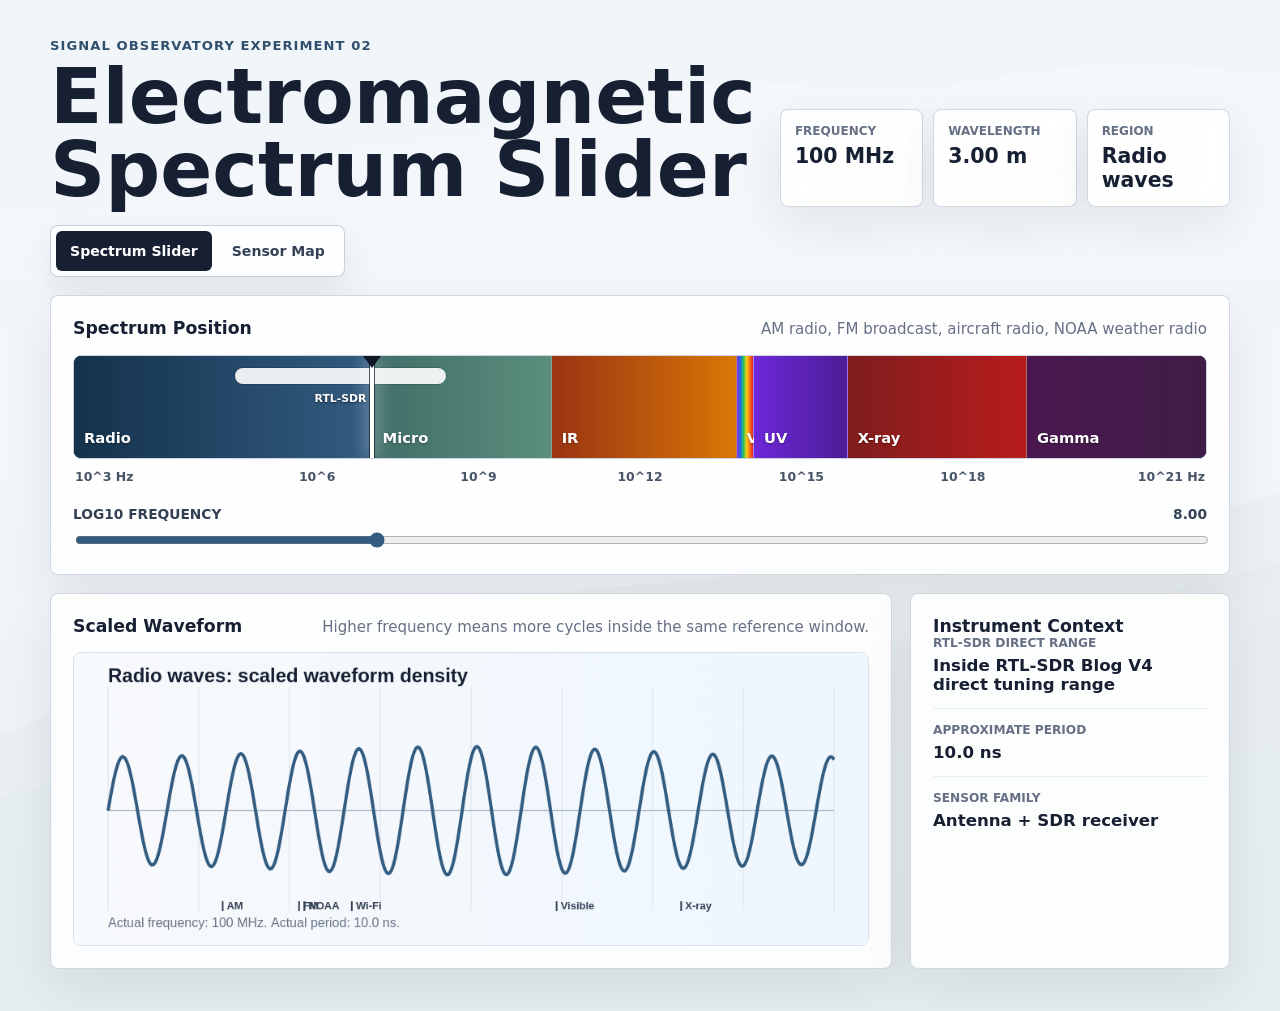
<file: experiments/02_em_spectrum_slider/index.html>
<!doctype html>
<html lang="en">
  <head>
    <meta charset="utf-8" />
    <meta name="viewport" content="width=device-width, initial-scale=1" />
    <title>Signal Observatory | EM Spectrum Slider</title>
    <link rel="stylesheet" href="./styles.css" />
  </head>
  <body>
    <main class="app-shell">
      <section class="hero-band" aria-labelledby="title">
        <div class="title-block">
          <p class="eyebrow">Signal Observatory Experiment 02</p>
          <h1 id="title">Electromagnetic Spectrum Slider</h1>
        </div>
        <div class="readout" aria-live="polite">
          <div>
            <span class="readout-label">Frequency</span>
            <strong id="frequencyReadout">100 MHz</strong>
          </div>
          <div>
            <span class="readout-label">Wavelength</span>
            <strong id="wavelengthReadout">3.00 m</strong>
          </div>
          <div>
            <span class="readout-label">Region</span>
            <strong id="regionReadout">Radio waves</strong>
          </div>
        </div>
      </section>

      <nav class="tab-list" role="tablist" aria-label="Experiment views">
        <button
          id="explorerTabButton"
          class="tab-button is-active"
          type="button"
          role="tab"
          aria-selected="true"
          aria-controls="explorerTab"
          data-tab-target="explorerTab"
        >
          Spectrum Slider
        </button>
        <button
          id="sensorMapTabButton"
          class="tab-button"
          type="button"
          role="tab"
          aria-selected="false"
          aria-controls="sensorMapTab"
          data-tab-target="sensorMapTab"
        >
          Sensor Map
        </button>
      </nav>

      <section
        id="explorerTab"
        class="tab-panel is-active"
        role="tabpanel"
        aria-labelledby="explorerTabButton"
      >
        <section class="spectrum-panel" aria-labelledby="spectrumTitle">
          <div class="section-heading">
            <h2 id="spectrumTitle">Spectrum Position</h2>
            <p id="exampleReadout">FM broadcast, aircraft radio, NOAA weather radio, ADS-B</p>
          </div>

          <div class="spectrum-track" aria-hidden="true">
            <div class="band radio"><span>Radio</span></div>
            <div class="band microwave"><span>Micro</span></div>
            <div class="band infrared"><span>IR</span></div>
            <div class="band visible"><span>VIS</span></div>
            <div class="band ultraviolet"><span>UV</span></div>
            <div class="band xray"><span>X-ray</span></div>
            <div class="band gamma"><span>Gamma</span></div>
            <div id="sdrRange" class="sdr-range"></div>
            <div id="spectrumMarker" class="spectrum-marker"></div>
          </div>

          <div class="tick-row" aria-hidden="true">
            <span>10^3 Hz</span>
            <span>10^6</span>
            <span>10^9</span>
            <span>10^12</span>
            <span>10^15</span>
            <span>10^18</span>
            <span>10^21 Hz</span>
          </div>

          <label class="slider-label" for="frequencySlider">
            <span>log10 frequency</span>
            <output id="logReadout" for="frequencySlider">8.00</output>
          </label>
          <input id="frequencySlider" class="frequency-slider" type="range" min="3" max="22" step="0.001" value="8" />
        </section>

        <section class="visual-grid">
          <article class="wave-panel">
            <div class="section-heading">
              <h2>Scaled Waveform</h2>
              <p>Higher frequency means more cycles inside the same reference window.</p>
            </div>
            <canvas id="waveCanvas" width="980" height="360" aria-label="Scaled waveform visualization"></canvas>
          </article>

          <article class="info-panel">
            <h2>Instrument Context</h2>
            <dl>
              <div>
                <dt>RTL-SDR direct range</dt>
                <dd id="sdrReadout">Inside range</dd>
              </div>
              <div>
                <dt>Approximate period</dt>
                <dd id="periodReadout">10.0 ns</dd>
              </div>
              <div>
                <dt>Sensor family</dt>
                <dd id="sensorReadout">Antenna + SDR receiver</dd>
              </div>
            </dl>
          </article>
        </section>
      </section>

      <section
        id="sensorMapTab"
        class="tab-panel"
        role="tabpanel"
        aria-labelledby="sensorMapTabButton"
        hidden
      >
        <section class="map-intro" aria-labelledby="sensorMapTitle">
          <div class="section-heading">
            <h2 id="sensorMapTitle">Electromagnetic Collectors</h2>
            <p>The same spectrum needs very different front ends.</p>
          </div>
          <div class="concept-strip">
            <article>
              <span class="concept-kicker">Long wavelength</span>
              <strong>Wire antennas</strong>
              <p>Conductors guide tiny RF currents into a receiver.</p>
            </article>
            <article>
              <span class="concept-kicker">Short wavelength</span>
              <strong>Lenses and filters</strong>
              <p>Optics focus photons onto camera or photodiode sensors.</p>
            </article>
            <article>
              <span class="concept-kicker">High energy</span>
              <strong>Detector materials</strong>
              <p>Photons are counted by ionization or scintillation events.</p>
            </article>
          </div>
        </section>

        <section class="sensor-map-panel" aria-labelledby="collectorTitle">
          <div class="section-heading">
            <h2 id="collectorTitle">Spectrum Map</h2>
            <p>Frequency rises left to right. Wavelength shrinks left to right.</p>
          </div>
          <div class="collector-legend" aria-hidden="true">
            <span>Wire / metal structure</span>
            <span>Lens / aperture</span>
            <span>Detector crystal / gas tube</span>
          </div>
          <div id="sensorSpectrumMap" class="sensor-spectrum-map"></div>
        </section>

        <section class="sensor-grid-panel" aria-labelledby="sensorCardsTitle">
          <div class="section-heading">
            <h2 id="sensorCardsTitle">What We Can Buy Or Build</h2>
            <p>Good learning sensors first; hazardous sources never.</p>
          </div>
          <div id="sensorCards" class="sensor-card-grid"></div>
        </section>

        <section class="buy-panel" aria-labelledby="buyTitle">
          <div class="section-heading">
            <h2 id="buyTitle">Practical Buying Path</h2>
            <p>Useful after the Raspberry Pi is alive.</p>
          </div>
          <div class="buy-grid">
            <article>
              <strong>Best next non-SDR sensor</strong>
              <p>Raspberry Pi Camera Module 3 NoIR or HQ Camera for visible and near-infrared experiments.</p>
            </article>
            <article>
              <strong>Best thermal experiment</strong>
              <p>MLX90640 thermal camera breakout for low-resolution heat maps and calibration practice.</p>
            </article>
            <article>
              <strong>Best UV experiment</strong>
              <p>LTR390 UVA sensor for sunlight, shade, glass transmission, and weather-context measurements.</p>
            </article>
            <article>
              <strong>High-energy caution</strong>
              <p>Use passive radiation counters only. Do not buy or create X-ray or gamma-ray sources.</p>
            </article>
          </div>
        </section>
      </section>
    </main>

    <script src="./app.js"></script>
  </body>
</html>
</file>
<file: experiments/02_em_spectrum_slider/styles.css>
:root {
  color-scheme: light;
  --ink: #172033;
  --muted: #667085;
  --line: #d9e1ea;
  --paper: #f7f9fc;
  --panel: #ffffff;
  --accent: #0f766e;
  --marker: #111827;
  --radio: #335c81;
  --microwave: #5b8e7d;
  --infrared: #d97706;
  --visible-a: #7c3aed;
  --visible-b: #22c55e;
  --uv: #6d28d9;
  --xray: #b91c1c;
  --gamma: #3f1d46;
}

* {
  box-sizing: border-box;
}

body {
  margin: 0;
  min-height: 100vh;
  background:
    linear-gradient(180deg, rgba(248, 250, 252, 0.92), rgba(238, 244, 249, 0.94)),
    url("data:image/svg+xml,%3Csvg xmlns='http://www.w3.org/2000/svg' width='1600' height='900' viewBox='0 0 1600 900'%3E%3Cdefs%3E%3ClinearGradient id='sky' x1='0' x2='0' y1='0' y2='1'%3E%3Cstop offset='0' stop-color='%2399bdd4'/%3E%3Cstop offset='0.45' stop-color='%23dbeef7'/%3E%3Cstop offset='1' stop-color='%2385a96f'/%3E%3C/linearGradient%3E%3C/defs%3E%3Crect width='1600' height='900' fill='url(%23sky)'/%3E%3Cpath d='M0 655 C160 585 250 620 385 560 C520 500 620 540 760 485 C940 415 1030 490 1160 430 C1315 360 1425 410 1600 330 L1600 900 L0 900 Z' fill='%23718b5b' opacity='0.75'/%3E%3Cpath d='M0 710 C210 650 360 690 540 620 C720 550 850 590 1030 530 C1220 468 1380 500 1600 430 L1600 900 L0 900 Z' fill='%234d6f55' opacity='0.8'/%3E%3Cpath d='M150 170 C260 120 395 140 520 95 C650 50 760 95 880 70 C1060 35 1170 90 1300 58 C1425 28 1510 55 1600 35 L1600 250 L0 250 L0 185 C45 195 95 190 150 170 Z' fill='%23ffffff' opacity='0.45'/%3E%3C/svg%3E");
  background-size: cover;
  color: var(--ink);
  font-family: Inter, ui-sans-serif, system-ui, -apple-system, BlinkMacSystemFont, "Segoe UI", sans-serif;
}

.app-shell {
  width: min(1180px, calc(100vw - 32px));
  margin: 0 auto;
  padding: 28px 0 42px;
}

.hero-band {
  display: flex;
  align-items: end;
  justify-content: space-between;
  gap: 24px;
  min-height: 160px;
  padding: 10px 0 18px;
}

.eyebrow {
  margin: 0 0 8px;
  color: #30506d;
  font-size: 0.82rem;
  font-weight: 800;
  letter-spacing: 0.08em;
  text-transform: uppercase;
}

h1,
h2,
p {
  margin: 0;
}

h1 {
  max-width: 720px;
  font-size: clamp(2.3rem, 6vw, 5.4rem);
  line-height: 0.95;
  font-weight: 850;
}

h2 {
  font-size: 1.08rem;
  line-height: 1.2;
}

.readout {
  display: grid;
  grid-template-columns: repeat(3, minmax(0, 1fr));
  gap: 10px;
  width: min(560px, 100%);
}

.readout > div,
.info-panel,
.wave-panel,
.spectrum-panel {
  border: 1px solid rgba(148, 163, 184, 0.42);
  border-radius: 8px;
  background: rgba(255, 255, 255, 0.88);
  box-shadow: 0 18px 50px rgba(15, 23, 42, 0.08);
  backdrop-filter: blur(12px);
}

.readout > div {
  padding: 14px;
}

.readout-label {
  display: block;
  margin-bottom: 6px;
  color: var(--muted);
  font-size: 0.75rem;
  font-weight: 750;
  text-transform: uppercase;
}

.readout strong {
  display: block;
  overflow-wrap: anywhere;
  font-size: clamp(1rem, 2vw, 1.28rem);
}

.spectrum-panel {
  padding: 22px;
}

.section-heading {
  display: flex;
  align-items: baseline;
  justify-content: space-between;
  gap: 18px;
  margin-bottom: 16px;
}

.section-heading p {
  color: var(--muted);
  font-size: 0.94rem;
  text-align: right;
}

.spectrum-track {
  position: relative;
  display: grid;
  grid-template-columns:
    26.3158fr
    15.7895fr
    16.3158fr
    1.5263fr
    8.2632fr
    15.7895fr
    15.7895fr;
  height: 104px;
  overflow: hidden;
  border: 1px solid #cbd5e1;
  border-radius: 8px;
  background: #111827;
}

.band {
  position: relative;
  min-width: 0;
  border-right: 1px solid rgba(255, 255, 255, 0.35);
}

.band span {
  position: absolute;
  bottom: 12px;
  left: 10px;
  color: #fff;
  font-size: clamp(0.68rem, 1.2vw, 0.92rem);
  font-weight: 800;
  text-shadow: 0 1px 2px rgba(0, 0, 0, 0.32);
  white-space: nowrap;
}

.radio {
  background: linear-gradient(90deg, #14324b, var(--radio));
}

.microwave {
  background: linear-gradient(90deg, #416e68, var(--microwave));
}

.infrared {
  background: linear-gradient(90deg, #9a3412, var(--infrared));
}

.visible {
  background: linear-gradient(90deg, #7c3aed, #2563eb, #22c55e, #facc15, #f97316, #dc2626);
}

.ultraviolet {
  background: linear-gradient(90deg, var(--uv), #4c1d95);
}

.xray {
  background: linear-gradient(90deg, #7f1d1d, var(--xray));
}

.gamma {
  background: linear-gradient(90deg, #4a174f, var(--gamma));
  border-right: 0;
}

.sdr-range {
  position: absolute;
  top: 12px;
  height: 16px;
  border-radius: 999px;
  background: rgba(255, 255, 255, 0.9);
  box-shadow: 0 0 0 1px rgba(17, 24, 39, 0.2);
}

.sdr-range::after {
  content: "RTL-SDR";
  position: absolute;
  top: 24px;
  left: 50%;
  transform: translateX(-50%);
  color: #fff;
  font-size: 0.68rem;
  font-weight: 900;
  text-shadow: 0 1px 2px rgba(0, 0, 0, 0.6);
  white-space: nowrap;
}

.spectrum-marker {
  position: absolute;
  top: 0;
  width: 4px;
  height: 100%;
  transform: translateX(-2px);
  background: #fff;
  box-shadow: 0 0 0 1px rgba(17, 24, 39, 0.7), 0 0 18px rgba(255, 255, 255, 0.95);
}

.spectrum-marker::before {
  content: "";
  position: absolute;
  top: 0;
  left: 50%;
  width: 0;
  height: 0;
  transform: translateX(-50%);
  border-left: 9px solid transparent;
  border-right: 9px solid transparent;
  border-top: 12px solid #111827;
}

.tick-row {
  display: grid;
  grid-template-columns: repeat(7, 1fr);
  margin: 10px 2px 22px;
  color: #475467;
  font-size: 0.78rem;
  font-weight: 700;
}

.tick-row span:last-child {
  text-align: right;
}

.tick-row span:not(:first-child):not(:last-child) {
  text-align: center;
}

.slider-label {
  display: flex;
  justify-content: space-between;
  gap: 16px;
  margin-bottom: 8px;
  color: #344054;
  font-size: 0.86rem;
  font-weight: 800;
  text-transform: uppercase;
}

.frequency-slider {
  width: 100%;
  accent-color: var(--accent);
}

.tab-list {
  display: inline-flex;
  flex-wrap: wrap;
  gap: 6px;
  max-width: 100%;
  margin: 0 0 18px;
  padding: 5px;
  border: 1px solid rgba(148, 163, 184, 0.5);
  border-radius: 8px;
  background: rgba(255, 255, 255, 0.82);
  box-shadow: 0 14px 34px rgba(15, 23, 42, 0.08);
  backdrop-filter: blur(12px);
}

.tab-button {
  min-height: 40px;
  border: 0;
  border-radius: 6px;
  background: transparent;
  color: #344054;
  cursor: pointer;
  font: inherit;
  font-size: 0.88rem;
  font-weight: 820;
  padding: 9px 14px;
}

.tab-button:hover,
.tab-button:focus-visible {
  outline: 2px solid rgba(15, 118, 110, 0.28);
  outline-offset: 2px;
}

.tab-button.is-active {
  background: #172033;
  color: #fff;
}

.tab-panel[hidden] {
  display: none;
}

.visual-grid {
  display: grid;
  grid-template-columns: minmax(0, 1fr) 320px;
  gap: 18px;
  margin-top: 18px;
}

.wave-panel,
.info-panel,
.map-intro,
.sensor-map-panel,
.sensor-grid-panel,
.buy-panel {
  padding: 22px;
}

.map-intro,
.sensor-map-panel,
.sensor-grid-panel,
.buy-panel {
  margin-top: 18px;
  border: 1px solid rgba(148, 163, 184, 0.42);
  border-radius: 8px;
  background: rgba(255, 255, 255, 0.9);
  box-shadow: 0 18px 50px rgba(15, 23, 42, 0.08);
  backdrop-filter: blur(12px);
}

.map-intro {
  margin-top: 0;
}

.concept-strip {
  display: grid;
  grid-template-columns: repeat(3, minmax(0, 1fr));
  gap: 12px;
}

.concept-strip article,
.buy-grid article {
  min-width: 0;
  border: 1px solid #e0e7ef;
  border-radius: 8px;
  background: #f8fafc;
  padding: 16px;
}

.concept-kicker {
  display: block;
  margin-bottom: 10px;
  color: var(--muted);
  font-size: 0.72rem;
  font-weight: 850;
  text-transform: uppercase;
}

.concept-strip strong,
.buy-grid strong {
  display: block;
  margin-bottom: 8px;
  color: var(--ink);
  font-size: 1.02rem;
  overflow-wrap: anywhere;
}

.concept-strip p,
.buy-grid p {
  color: #536174;
  font-size: 0.92rem;
  line-height: 1.45;
}

.collector-legend {
  display: grid;
  grid-template-columns: repeat(3, minmax(0, 1fr));
  gap: 8px;
  margin-bottom: 14px;
  color: #475467;
  font-size: 0.76rem;
  font-weight: 850;
  text-transform: uppercase;
}

.collector-legend span {
  min-width: 0;
  overflow-wrap: anywhere;
}

.sensor-spectrum-map {
  display: grid;
  gap: 10px;
}

.sensor-map-row {
  display: grid;
  grid-template-columns: 180px minmax(220px, 1fr) minmax(240px, 0.9fr);
  gap: 14px;
  align-items: center;
  min-width: 0;
  border: 1px solid #e3e9f0;
  border-radius: 8px;
  background: #fff;
  padding: 12px;
}

.map-label {
  min-width: 0;
}

.map-label strong {
  display: block;
  color: var(--ink);
  font-size: 0.98rem;
  overflow-wrap: anywhere;
}

.map-label span,
.map-copy span {
  display: block;
  color: var(--muted);
  font-size: 0.78rem;
  font-weight: 750;
  line-height: 1.35;
  overflow-wrap: anywhere;
}

.map-track {
  position: relative;
  min-width: 0;
  height: 22px;
  overflow: hidden;
  border: 1px solid #d8e1eb;
  border-radius: 999px;
  background: linear-gradient(90deg, #e6edf4, #f8fafc);
}

.sensor-map-range {
  position: absolute;
  top: 0;
  bottom: 0;
  min-width: 4px;
  border-radius: 999px;
  box-shadow: inset 0 0 0 1px rgba(255, 255, 255, 0.35);
}

.map-copy {
  min-width: 0;
}

.map-copy strong {
  display: block;
  margin-bottom: 4px;
  color: #344054;
  font-size: 0.92rem;
  line-height: 1.25;
  overflow-wrap: anywhere;
}

.sensor-card-grid,
.buy-grid {
  display: grid;
  grid-template-columns: repeat(2, minmax(0, 1fr));
  gap: 14px;
}

.sensor-card {
  min-width: 0;
  border: 1px solid #e1e8f0;
  border-top: 5px solid var(--card-color, var(--accent));
  border-radius: 8px;
  background: #fff;
  padding: 16px;
}

.sensor-card h3 {
  margin: 0 0 8px;
  color: var(--ink);
  font-size: 1.06rem;
  line-height: 1.25;
}

.sensor-card .range-line {
  color: #475467;
  font-size: 0.82rem;
  font-weight: 780;
  line-height: 1.35;
}

.sensor-card dl {
  display: grid;
  gap: 10px;
  margin: 14px 0 0;
}

.sensor-card div {
  min-width: 0;
}

.sensor-card dt {
  margin-bottom: 3px;
  color: var(--muted);
  font-size: 0.7rem;
  font-weight: 850;
  text-transform: uppercase;
}

.sensor-card dd {
  margin: 0;
  color: #293449;
  font-size: 0.92rem;
  line-height: 1.42;
  overflow-wrap: anywhere;
}

canvas {
  display: block;
  width: 100%;
  height: auto;
  border: 1px solid var(--line);
  border-radius: 8px;
  background: #fff;
}

.info-panel dl {
  display: grid;
  gap: 14px;
  margin: 0;
}

.info-panel div {
  padding-bottom: 14px;
  border-bottom: 1px solid #e6edf4;
}

.info-panel div:last-child {
  padding-bottom: 0;
  border-bottom: 0;
}

.info-panel dt {
  margin-bottom: 6px;
  color: var(--muted);
  font-size: 0.76rem;
  font-weight: 800;
  text-transform: uppercase;
}

.info-panel dd {
  margin: 0;
  color: var(--ink);
  font-size: 1.04rem;
  font-weight: 740;
  overflow-wrap: anywhere;
}

@media (max-width: 900px) {
  .hero-band,
  .section-heading {
    align-items: stretch;
    flex-direction: column;
  }

  .section-heading p {
    text-align: left;
  }

  .readout,
  .visual-grid {
    grid-template-columns: 1fr;
  }

  .concept-strip,
  .collector-legend,
  .sensor-card-grid,
  .buy-grid {
    grid-template-columns: 1fr;
  }

  .sensor-map-row {
    grid-template-columns: 1fr;
  }

  .spectrum-track {
    height: 116px;
  }
}

@media (max-width: 620px) {
  .app-shell {
    width: min(100vw - 20px, 1180px);
    padding-top: 18px;
  }

  .readout {
    grid-template-columns: 1fr;
  }

  .spectrum-panel,
  .wave-panel,
  .info-panel,
  .map-intro,
  .sensor-map-panel,
  .sensor-grid-panel,
  .buy-panel {
    padding: 16px;
  }

  .tab-list {
    display: grid;
    grid-template-columns: 1fr;
    width: 100%;
  }

  .band span {
    writing-mode: vertical-rl;
    transform: rotate(180deg);
    bottom: 8px;
    left: 50%;
  }

  .tick-row {
    font-size: 0.66rem;
  }
}
</file>
